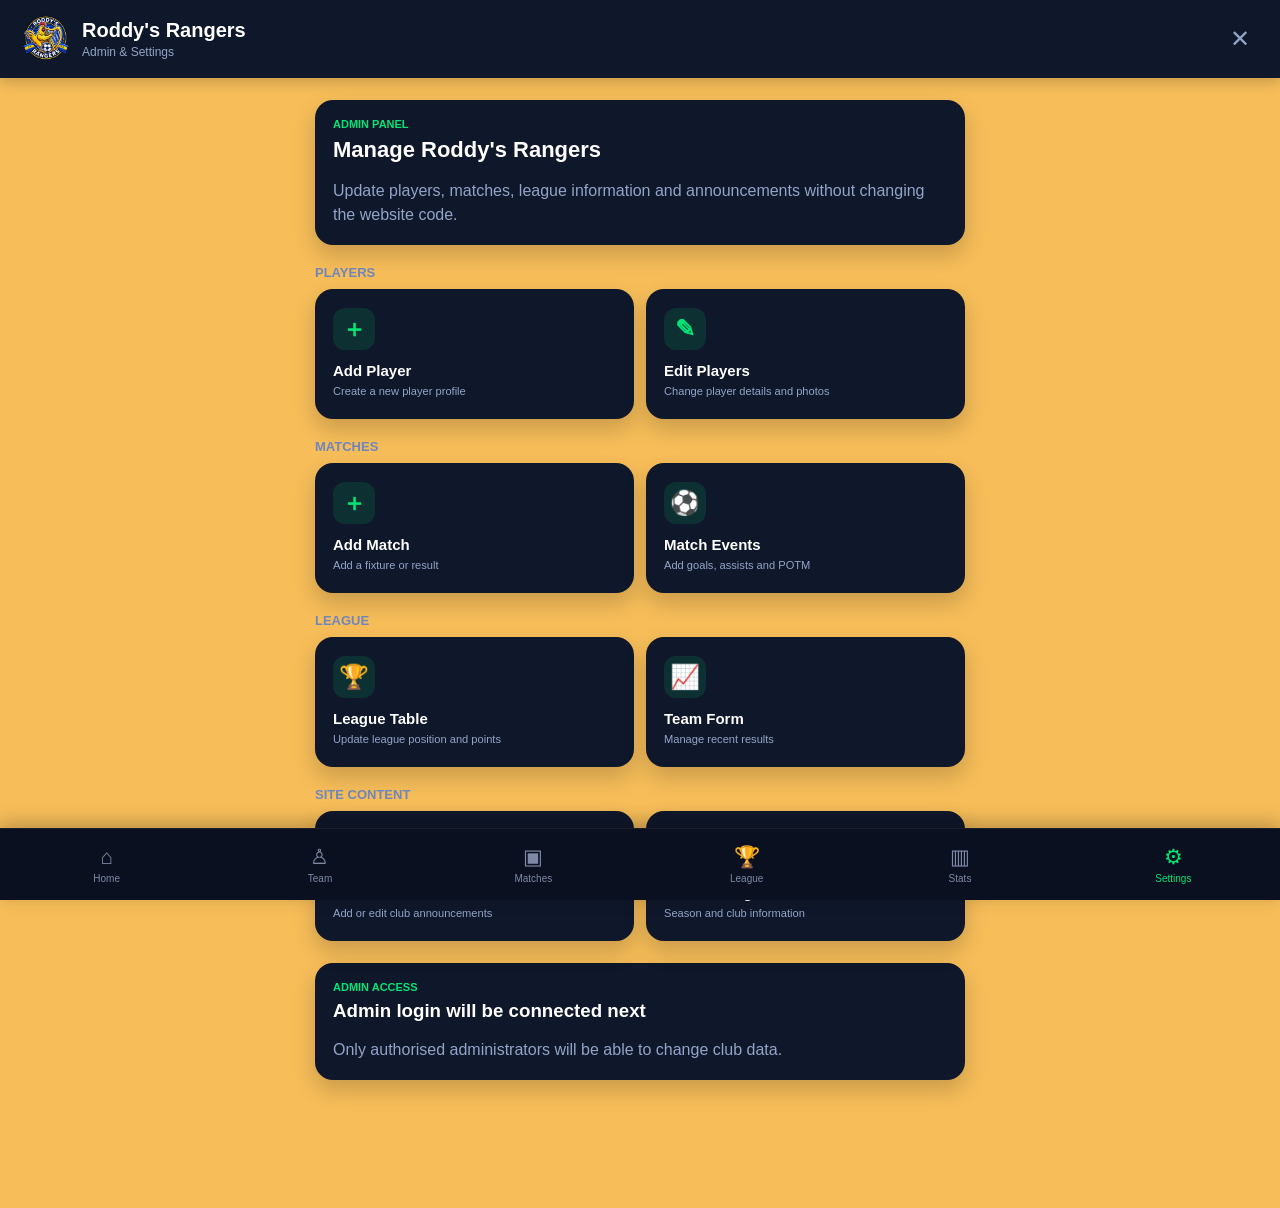
<file: pages/settings.html>
<!DOCTYPE html>
<html lang="en">
<head>
  <meta charset="UTF-8">

  <meta
    name="viewport"
    content="width=device-width, initial-scale=1.0"
  >

  <title>Settings | Roddy's Rangers</title>

  <link rel="stylesheet" href="../css/main.css">
  <link rel="stylesheet" href="../css/mobile.css">
  <link rel="stylesheet" href="../css/admin.css">
</head>

<body>

  <!-- TOP HEADER -->
  <header class="top-header">

    <div class="club-brand">
      <img
        src="../images/Roddys.png"
        alt="Roddy's Rangers badge"
        class="club-badge"
      >

      <div>
        <h1>Roddy's Rangers</h1>
        <p>Admin & Settings</p>
      </div>
    </div>

    <a
      class="settings-button"
      href="../index.html"
      aria-label="Back to home"
    >
      ✕
    </a>

  </header>


  <!-- ADMIN PAGE -->
  <main class="home-container admin-container">

    <section class="admin-intro card">
      <p class="card-label">ADMIN PANEL</p>
      <h2>Manage Roddy's Rangers</h2>
      <p>
        Update players, matches, league information and announcements
        without changing the website code.
      </p>
    </section>


    <!-- PLAYER MANAGEMENT -->
    <section class="admin-section">

      <h2 class="section-title">
        PLAYERS
      </h2>

      <div class="admin-grid">

        <button class="admin-card" type="button">
          <span class="admin-card-icon">＋</span>
          <strong>Add Player</strong>
          <small>Create a new player profile</small>
        </button>

        <button class="admin-card" type="button">
          <span class="admin-card-icon">✎</span>
          <strong>Edit Players</strong>
          <small>Change player details and photos</small>
        </button>

      </div>

    </section>


    <!-- MATCH MANAGEMENT -->
    <section class="admin-section">

      <h2 class="section-title">
        MATCHES
      </h2>

      <div class="admin-grid">

        <button class="admin-card" type="button">
          <span class="admin-card-icon">＋</span>
          <strong>Add Match</strong>
          <small>Add a fixture or result</small>
        </button>

        <button class="admin-card" type="button">
          <span class="admin-card-icon">⚽</span>
          <strong>Match Events</strong>
          <small>Add goals, assists and POTM</small>
        </button>

      </div>

    </section>


    <!-- LEAGUE MANAGEMENT -->
    <section class="admin-section">

      <h2 class="section-title">
        LEAGUE
      </h2>

      <div class="admin-grid">

        <button class="admin-card" type="button">
          <span class="admin-card-icon">🏆</span>
          <strong>League Table</strong>
          <small>Update league position and points</small>
        </button>

        <button class="admin-card" type="button">
          <span class="admin-card-icon">📈</span>
          <strong>Team Form</strong>
          <small>Manage recent results</small>
        </button>

      </div>

    </section>


    <!-- SITE CONTENT -->
    <section class="admin-section">

      <h2 class="section-title">
        SITE CONTENT
      </h2>

      <div class="admin-grid">

        <button class="admin-card" type="button">
          <span class="admin-card-icon">📣</span>
          <strong>Announcements</strong>
          <small>Add or edit club announcements</small>
        </button>

        <button class="admin-card" type="button">
          <span class="admin-card-icon">⚙</span>
          <strong>Club Settings</strong>
          <small>Season and club information</small>
        </button>

      </div>

    </section>


    <!-- LOGIN STATUS -->
    <section class="card admin-login-card">

      <p class="card-label">
        ADMIN ACCESS
      </p>

      <h3>
        Admin login will be connected next
      </h3>

      <p>
        Only authorised administrators will be able to change club data.
      </p>

    </section>

  </main>


  <!-- FIXED BOTTOM NAV -->
  <nav class="bottom-nav">

    <a href="../index.html" class="nav-item">
      <span class="nav-icon">⌂</span>
      <span>Home</span>
    </a>

    <a href="team.html" class="nav-item">
      <span class="nav-icon">♙</span>
      <span>Team</span>
    </a>

    <a href="matches.html" class="nav-item">
      <span class="nav-icon">▣</span>
      <span>Matches</span>
    </a>

    <a href="league.html" class="nav-item">
      <span class="nav-icon">🏆</span>
      <span>League</span>
    </a>

    <a href="stats.html" class="nav-item">
      <span class="nav-icon">▥</span>
      <span>Stats</span>
    </a>

    <a href="settings.html" class="nav-item active">
      <span class="nav-icon">⚙</span>
      <span>Settings</span>
    </a>

  </nav>

</body>
</html>
</file>
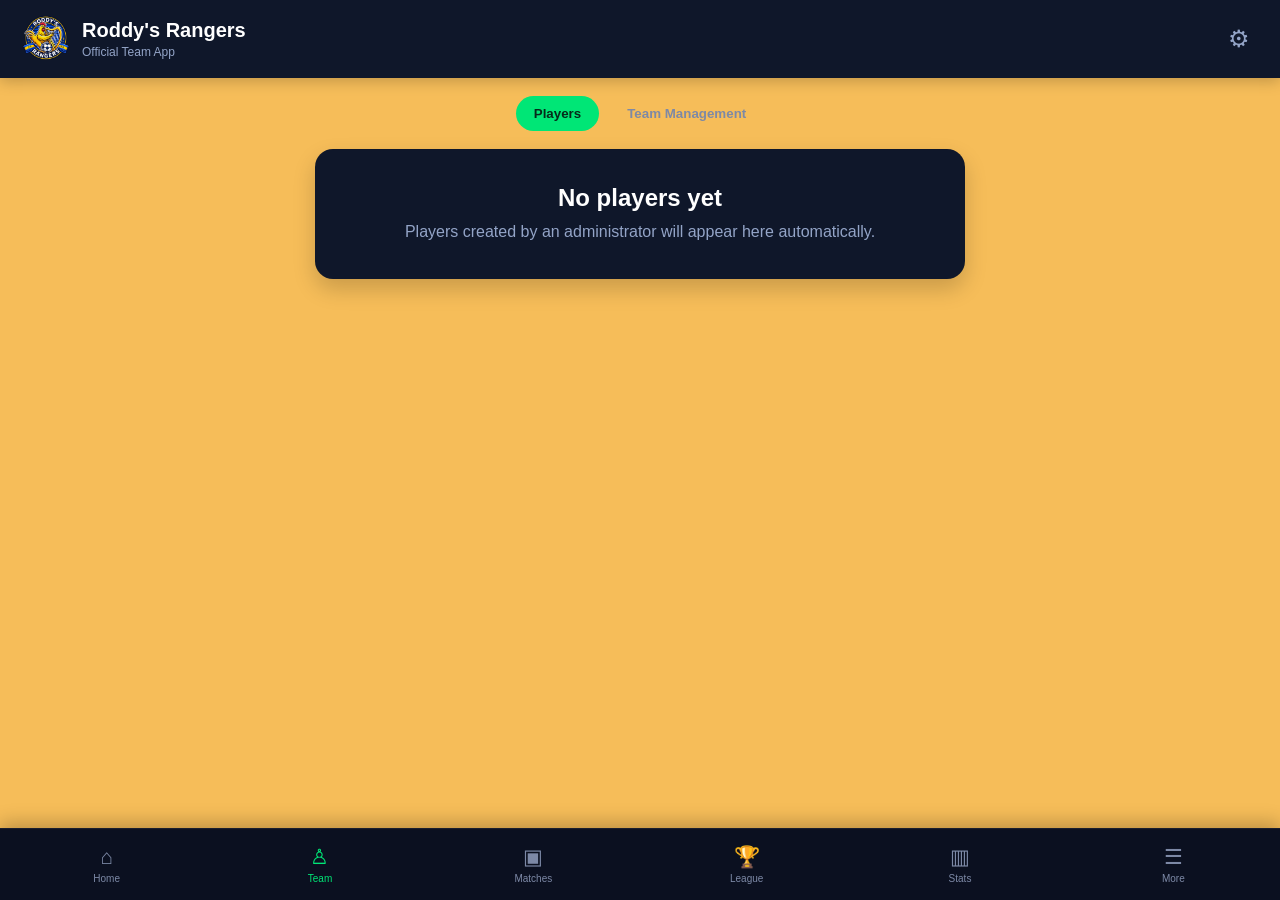
<file: pages/team.html>
<!DOCTYPE html>
<html lang="en">
<head>
  <meta charset="UTF-8">

  <meta
    name="viewport"
    content="width=device-width, initial-scale=1.0"
  >

  <title>Team | Roddy's Rangers</title>

  <link rel="stylesheet" href="../css/main.css">
  <link rel="stylesheet" href="../css/mobile.css">
  <link rel="stylesheet" href="../css/team.css">
</head>

<body>

  <!-- =========================
       TOP HEADER
  ========================== -->
  <header class="top-header">

    <div class="club-brand">

      <img
        src="../images/Roddys.png"
        alt="Roddy's Rangers badge"
        class="club-badge"
      >

      <div>
        <h1>Roddy's Rangers</h1>
        <p>Official Team App</p>
      </div>

    </div>

    <a
      class="settings-button"
      href="settings.html"
      aria-label="Settings"
    >
      ⚙
    </a>

  </header>


  <!-- =========================
       TEAM PAGE
  ========================== -->
  <main class="home-container">

    <!-- TABS -->
    <section class="team-page-header">

      <div class="team-tabs">

        <button
          class="team-tab active"
          type="button"
          data-tab="players"
        >
          Players
        </button>

        <button
          class="team-tab"
          type="button"
          data-tab="management"
        >
          Team Management
        </button>

      </div>

    </section>


    <!-- =========================
         PLAYERS
    ========================== -->
    <section id="players-section">

      <div
        id="players-grid"
        class="players-grid"
      >

        <div class="empty-team-state">

          <h2>No players yet</h2>

          <p>
            Players created by an administrator will appear here automatically.
          </p>

        </div>

      </div>

    </section>


    <!-- =========================
         TEAM MANAGEMENT
    ========================== -->
    <section
      id="management-section"
      style="display: none;"
    >

      <div
        id="management-grid"
        class="players-grid"
      >

        <div class="empty-team-state">

          <h2>No management staff yet</h2>

          <p>
            Managers and coaches created by an administrator will appear here automatically.
          </p>

        </div>

      </div>

    </section>

  </main>


  <!-- =========================
       FIXED BOTTOM NAV
  ========================== -->
  <nav class="bottom-nav">

    <a
      href="../index.html"
      class="nav-item"
    >
      <span class="nav-icon">⌂</span>
      <span>Home</span>
    </a>

    <a
      href="team.html"
      class="nav-item active"
    >
      <span class="nav-icon">♙</span>
      <span>Team</span>
    </a>

    <a
      href="matches.html"
      class="nav-item"
    >
      <span class="nav-icon">▣</span>
      <span>Matches</span>
    </a>

    <a
      href="league.html"
      class="nav-item"
    >
      <span class="nav-icon">🏆</span>
      <span>League</span>
    </a>

    <a
      href="stats.html"
      class="nav-item"
    >
      <span class="nav-icon">▥</span>
      <span>Stats</span>
    </a>

    <button
      class="nav-item more-button"
      type="button"
    >
      <span class="nav-icon">☰</span>
      <span>More</span>
    </button>

  </nav>


  <!-- TEAM TAB JAVASCRIPT -->
  <script src="../js/team.js"></script>

</body>
</html>
</file>
<file: css/main.css>
:root {
  --navy: #0f172a;
  --navy-2: #111827;
  --orange: #f6bd59;
  --green: #00e676;
  --muted: #93a4c7;
  --white: #ffffff;
  --loss: #ef5350;
  --draw: #f59e0b;
}

* {
  box-sizing: border-box;
}

html {
  scroll-behavior: smooth;
}

body {
  margin: 0;
  min-height: 100vh;
  font-family: Arial, Helvetica, sans-serif;
  background: var(--orange);
  color: var(--white);
  padding-bottom: 88px;
}

/* TOP HEADER */

.top-header {
  position: sticky;
  top: 0;
  z-index: 900;
  min-height: 78px;
  padding: 12px 22px;
  display: flex;
  align-items: center;
  justify-content: space-between;
  background: var(--navy);
  box-shadow: 0 3px 14px rgba(0, 0, 0, 0.22);
}

.club-brand {
  display: flex;
  align-items: center;
  gap: 12px;
}

.club-badge {
  width: 48px;
  height: 48px;
  object-fit: contain;
}

.club-brand h1 {
  margin: 0;
  font-size: 20px;
  line-height: 1.1;
}

.club-brand p {
  margin: 4px 0 0;
  color: var(--muted);
  font-size: 12px;
}

.settings-button {
  color: var(--muted);
  text-decoration: none;
  font-size: 24px;
  padding: 8px;
}

/* MAIN LAYOUT */

.home-container {
  width: min(100% - 32px, 650px);
  margin: 18px auto 40px;
}

.card {
  background: var(--navy);
  border-radius: 18px;
  padding: 18px;
  margin-bottom: 14px;
  box-shadow: 0 10px 22px rgba(0, 0, 0, 0.18);
}

.next-match-card {
  border-left: 4px solid var(--green);
}

.card-label {
  margin: 0 0 7px;
  color: var(--green);
  font-size: 11px;
  font-weight: 800;
}

.match-date {
  margin: 0;
  color: var(--muted);
  font-size: 12px;
}

/* MATCH CARDS */

.match-versus {
  margin-top: 18px;
  display: grid;
  grid-template-columns: 1fr auto 1fr;
  align-items: center;
  gap: 18px;
  text-align: center;
}

.team {
  display: flex;
  flex-direction: column;
  align-items: center;
  gap: 8px;
}

.team strong {
  font-size: 13px;
}

.team-circle {
  width: 52px;
  height: 52px;
  border-radius: 50%;
  display: grid;
  place-items: center;
  background: #2e1f58;
  font-weight: 800;
}

.team-circle.opponent {
  background: #b81414;
}

.versus {
  color: var(--muted);
  font-size: 18px;
  font-weight: 800;
}

.latest-result {
  margin-top: 17px;
  display: flex;
  align-items: center;
  justify-content: center;
  gap: 14px;
  text-align: center;
}

.score,
.report-score,
.green-number {
  color: var(--green);
}

/* LEAGUE */

.league-position {
  margin: 10px 0 18px;
  text-align: center;
  font-size: 44px;
  font-weight: 800;
}

.league-position span {
  font-size: 12px;
  color: var(--muted);
}

.league-record {
  display: grid;
  grid-template-columns: repeat(5, 1fr);
  text-align: center;
}

.league-record div {
  display: flex;
  flex-direction: column;
  gap: 4px;
}

.league-record span {
  color: var(--muted);
  font-size: 11px;
}

/* FORM */

.recent-form {
  display: flex;
  justify-content: center;
  gap: 9px;
  margin-top: 14px;
}

.form {
  width: 31px;
  height: 31px;
  display: grid;
  place-items: center;
  border-radius: 50%;
  font-size: 12px;
  font-weight: 800;
}

.form.win {
  background: var(--green);
  color: #06291a;
}

.form.loss {
  background: var(--loss);
}

.form.draw {
  background: var(--draw);
}

/* SECTIONS */

.section-title {
  margin: 18px 0 9px;
  color: #6f86bc;
  font-size: 13px;
}

.leader-grid {
  display: grid;
  grid-template-columns: repeat(3, 1fr);
  gap: 10px;
}

.leader-card {
  background: var(--navy);
  border-radius: 16px;
  padding: 14px 10px;
  min-height: 150px;
  text-align: center;
  box-shadow: 0 10px 20px rgba(0, 0, 0, 0.16);
}

.leader-card span {
  display: block;
  margin-bottom: 8px;
  color: var(--green);
  font-size: 11px;
  font-weight: 800;
}

.leader-card strong {
  display: block;
  margin-top: 6px;
  font-size: 13px;
}

.leader-card b {
  display: block;
  margin-top: 5px;
  color: var(--green);
  font-size: 22px;
}

.player-placeholder {
  width: 54px;
  height: 54px;
  margin: 0 auto;
  border-radius: 50%;
  display: grid;
  place-items: center;
  background: #24304a;
  color: var(--muted);
}

/* REPORT */

.report-heading {
  display: flex;
  justify-content: space-between;
  gap: 20px;
}

.report-score {
  font-size: 24px;
}

.match-report > p {
  font-size: 13px;
  line-height: 1.5;
}

.report-highlight {
  color: var(--muted);
  font-size: 12px !important;
}

.primary-button {
  margin-top: 6px;
  padding: 10px 14px;
  border: 1px solid var(--green);
  border-radius: 10px;
  background: transparent;
  color: var(--green);
  font-weight: 800;
  cursor: pointer;
}

.announcement-label {
  color: #ffbf35;
  font-size: 11px;
  font-weight: 800;
}

.announcement-card h3 {
  margin: 7px 0;
}

/* FIXED BOTTOM NAVIGATION */

.bottom-nav {
  position: fixed;
  left: 0;
  right: 0;
  bottom: 0;
  z-index: 1000;
  min-height: 72px;
  padding-bottom: env(safe-area-inset-bottom);
  display: grid;
  grid-template-columns: repeat(6, 1fr);
  background: #0b1020;
  border-top: 1px solid rgba(255, 255, 255, 0.06);
  box-shadow: 0 -5px 18px rgba(0, 0, 0, 0.24);
}

.nav-item {
  min-width: 0;
  border: 0;
  background: transparent;
  color: #7d89a6;
  text-decoration: none;
  display: flex;
  flex-direction: column;
  align-items: center;
  justify-content: center;
  gap: 4px;
  font-size: 10px;
  cursor: pointer;
}

.nav-item.active {
  color: var(--green);
}

.nav-icon {
  font-size: 21px;
}
</file>
<file: css/mobile.css>
@media (max-width: 700px) {

  body {
    padding-bottom: 82px;
  }

  .top-header {
    min-height: 68px;
    padding: 10px 14px;
  }

  .club-badge {
    width: 42px;
    height: 42px;
  }

  .club-brand h1 {
    font-size: 17px;
  }

  .club-brand p {
    font-size: 11px;
  }

  .home-container {
    width: min(100% - 20px, 650px);
    margin-top: 12px;
  }

  .card {
    border-radius: 14px;
    padding: 15px;
  }

  .match-versus {
    gap: 10px;
  }

  .team-circle {
    width: 46px;
    height: 46px;
  }

  .latest-result {
    gap: 8px;
    font-size: 13px;
  }

  .league-position {
    font-size: 38px;
  }

  .leader-grid {
    gap: 7px;
  }

  .leader-card {
    min-height: 135px;
    padding: 12px 6px;
  }

  .player-placeholder {
    width: 46px;
    height: 46px;
  }

  .bottom-nav {
    min-height: 66px;
  }

  .nav-icon {
    font-size: 18px;
  }

  .nav-item {
    font-size: 9px;
  }
}
</file>
<file: css/admin.css>
/* =========================
   ADMIN PAGE
========================= */

.admin-container {
  padding-top: 4px;
}

.admin-intro h2 {
  margin: 4px 0 8px;
  font-size: 22px;
}

.admin-intro p:last-child {
  margin-bottom: 0;
  color: var(--muted);
  line-height: 1.5;
}


/* =========================
   ADMIN SECTIONS
========================= */

.admin-section {
  margin-top: 20px;
}

.admin-grid {
  display: grid;
  grid-template-columns: repeat(2, 1fr);
  gap: 12px;
}

.admin-card {
  min-height: 130px;
  padding: 18px;
  border: 0;
  border-radius: 18px;

  display: flex;
  flex-direction: column;
  align-items: flex-start;
  justify-content: center;

  background: var(--navy);
  color: var(--white);

  text-align: left;
  cursor: pointer;

  box-shadow: 0 10px 22px rgba(0, 0, 0, 0.18);

  transition:
    transform 0.2s ease,
    box-shadow 0.2s ease;
}

.admin-card:hover {
  transform: translateY(-3px);
  box-shadow: 0 14px 28px rgba(0, 0, 0, 0.22);
}

.admin-card-icon {
  width: 42px;
  height: 42px;
  margin-bottom: 12px;

  display: grid;
  place-items: center;

  border-radius: 12px;

  background: rgba(0, 230, 118, 0.12);
  color: var(--green);

  font-size: 24px;
  font-weight: 800;
}

.admin-card strong {
  margin-bottom: 5px;
  font-size: 15px;
}

.admin-card small {
  color: var(--muted);
  line-height: 1.4;
}


/* =========================
   LOGIN STATUS CARD
========================= */

.admin-login-card {
  margin-top: 22px;
}

.admin-login-card h3 {
  margin: 6px 0 8px;
}

.admin-login-card p:last-child {
  margin-bottom: 0;
  color: var(--muted);
  line-height: 1.5;
}


/* =========================
   FORMS - USED LATER
========================= */

.admin-form {
  display: grid;
  gap: 14px;
}

.admin-form-group {
  display: grid;
  gap: 6px;
}

.admin-form-group label {
  color: var(--muted);
  font-size: 12px;
  font-weight: 700;
}

.admin-input,
.admin-select,
.admin-textarea {
  width: 100%;
  padding: 12px 14px;

  border: 1px solid rgba(255, 255, 255, 0.08);
  border-radius: 12px;

  background: #192238;
  color: var(--white);

  font: inherit;
}

.admin-textarea {
  min-height: 110px;
  resize: vertical;
}

.admin-input:focus,
.admin-select:focus,
.admin-textarea:focus {
  outline: none;
  border-color: var(--green);
}

.admin-submit-button {
  padding: 12px 16px;

  border: 0;
  border-radius: 12px;

  background: var(--green);
  color: #06291a;

  font-weight: 800;
  cursor: pointer;
}


/* =========================
   PLAYER PHOTO UPLOAD
========================= */

.photo-upload-box {
  min-height: 150px;

  display: grid;
  place-items: center;

  border: 2px dashed rgba(255, 255, 255, 0.14);
  border-radius: 16px;

  background: rgba(255, 255, 255, 0.02);

  color: var(--muted);
  text-align: center;

  cursor: pointer;
}

.photo-upload-preview {
  width: 110px;
  height: 110px;

  border-radius: 50%;
  object-fit: cover;

  background: #24304a;
}


/* =========================
   DANGER BUTTONS
========================= */

.admin-danger-button {
  padding: 10px 14px;

  border: 1px solid var(--loss);
  border-radius: 10px;

  background: transparent;
  color: var(--loss);

  font-weight: 700;
  cursor: pointer;
}


/* =========================
   MOBILE
========================= */

@media (max-width: 700px) {

  .admin-grid {
    grid-template-columns: 1fr;
    gap: 10px;
  }

  .admin-card {
    min-height: 105px;
    padding: 15px;
  }

  .admin-card-icon {
    width: 38px;
    height: 38px;
    font-size: 21px;
  }

  .admin-intro h2 {
    font-size: 19px;
  }
}
</file>
<file: css/team.css>
.team-page-header {
  margin-bottom: 18px;
}

.team-tabs {
  display: flex;
  justify-content: center;
  gap: 10px;
}

.team-tab {
  border: 0;
  border-radius: 999px;
  padding: 10px 18px;
  background: transparent;
  color: #7d89a6;
  font-weight: 700;
  cursor: pointer;
  transition: 0.2s ease;
}

.team-tab:hover {
  color: #ffffff;
}

.team-tab.active {
  background: var(--green);
  color: #06291a;
}

/* =========================
   PLAYERS GRID
========================= */

.players-grid {
  display: grid;
  grid-template-columns: repeat(3, 1fr);
  gap: 14px;
}

.empty-team-state {
  grid-column: 1 / -1;
  background: var(--navy);
  border-radius: 18px;
  padding: 35px 20px;
  text-align: center;
  box-shadow: 0 10px 22px rgba(0, 0, 0, 0.18);
}

.empty-team-state h2 {
  margin: 0 0 8px;
  color: #ffffff;
}

.empty-team-state p {
  margin: 0;
  color: var(--muted);
  line-height: 1.5;
}

/* =========================
   PLAYER CARDS
========================= */

.player-card {
  background: var(--navy);
  border-radius: 18px;
  padding: 18px 12px;
  text-align: center;
  box-shadow: 0 10px 22px rgba(0, 0, 0, 0.18);
  cursor: pointer;
  transition:
    transform 0.2s ease,
    box-shadow 0.2s ease;
}

.player-card:hover {
  transform: translateY(-3px);
  box-shadow: 0 14px 26px rgba(0, 0, 0, 0.22);
}

.player-photo {
  width: 82px;
  height: 82px;
  border-radius: 50%;
  object-fit: cover;
  margin: 0 auto 10px;
  display: block;
  background: #24304a;
}

.player-number {
  display: block;
  margin-bottom: 4px;
  color: var(--green);
  font-size: 12px;
  font-weight: 800;
}

.player-name {
  margin: 5px 0;
  color: #ffffff;
  font-size: 15px;
}

.player-position {
  margin: 0;
  color: var(--muted);
  font-size: 12px;
}

/* =========================
   SMALL PLAYER STATS
========================= */

.player-mini-stats {
  margin-top: 12px;
  display: flex;
  justify-content: center;
  gap: 12px;
  color: var(--muted);
  font-size: 11px;
}

.player-mini-stats span {
  display: flex;
  align-items: center;
  gap: 3px;
}

/* =========================
   TEAM MANAGEMENT AREA
========================= */

.management-list {
  display: grid;
  gap: 12px;
}

.management-card {
  display: flex;
  align-items: center;
  gap: 14px;
  background: var(--navy);
  border-radius: 16px;
  padding: 14px;
  box-shadow: 0 10px 22px rgba(0, 0, 0, 0.18);
}

.management-photo {
  width: 52px;
  height: 52px;
  border-radius: 50%;
  object-fit: cover;
  background: #24304a;
}

.management-info {
  flex: 1;
}

.management-info strong {
  display: block;
  color: #ffffff;
  margin-bottom: 4px;
}

.management-info span {
  color: var(--muted);
  font-size: 12px;
}

/* =========================
   MOBILE
========================= */

@media (max-width: 700px) {
  .players-grid {
    grid-template-columns: repeat(2, 1fr);
    gap: 10px;
  }

  .player-card {
    padding: 14px 8px;
  }

  .player-photo {
    width: 68px;
    height: 68px;
  }

  .team-tabs {
    gap: 5px;
  }

  .team-tab {
    padding: 9px 13px;
    font-size: 12px;
  }

  .empty-team-state {
    padding: 28px 16px;
  }

  .management-card {
    padding: 12px;
  }
}

/* =========================
   VERY SMALL PHONES
========================= */

@media (max-width: 380px) {
  .players-grid {
    grid-template-columns: 1fr;
  }

  .team-tabs {
    flex-wrap: wrap;
  }
}
</file>
